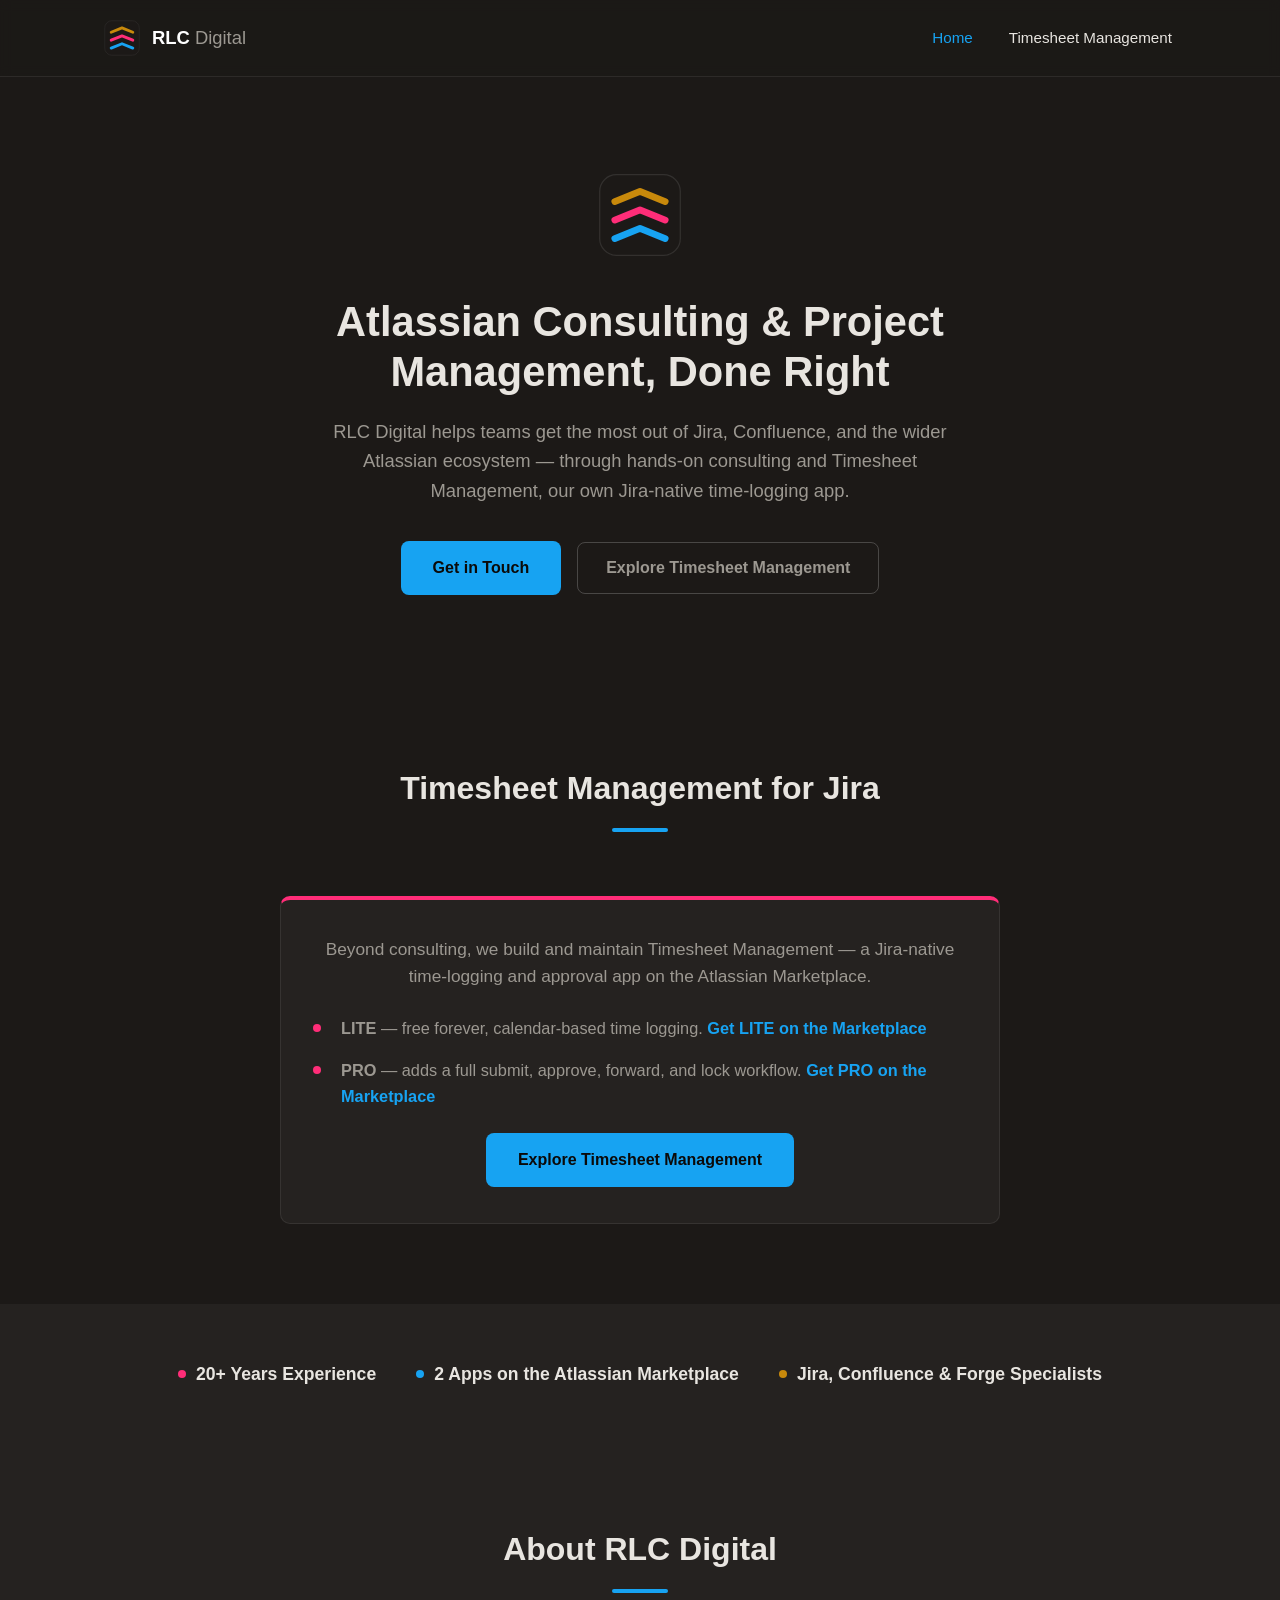
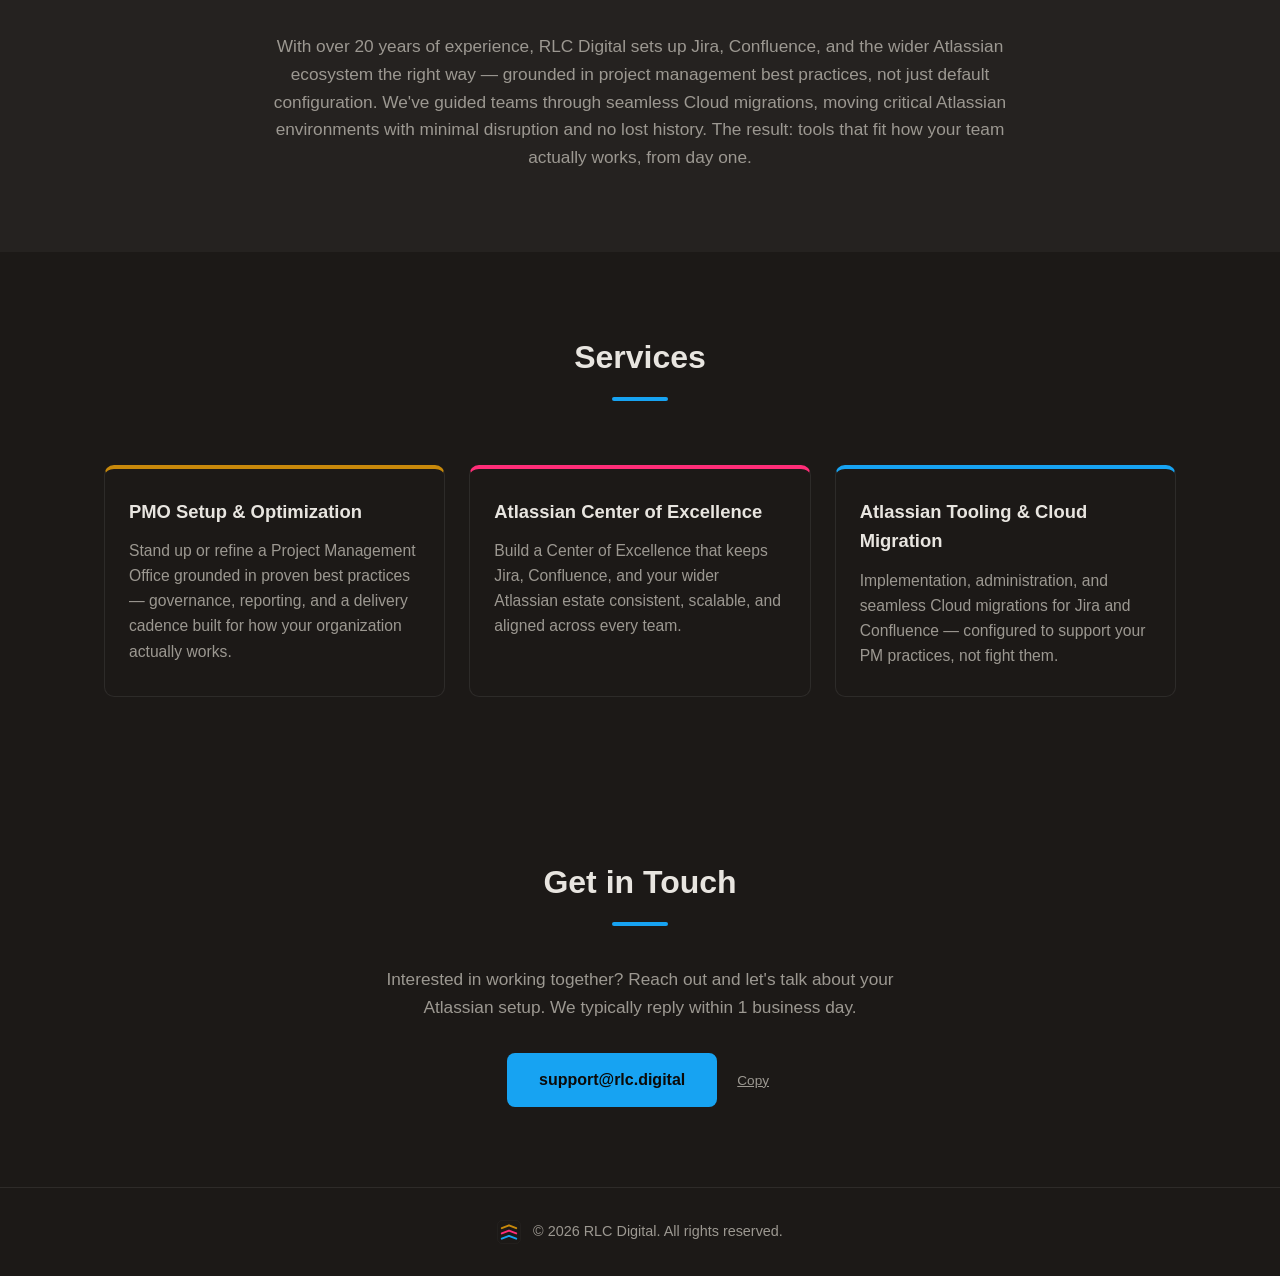
<file: index.html>
<!DOCTYPE html>
<html lang="en">
<head>
<meta charset="UTF-8">
<meta name="viewport" content="width=device-width, initial-scale=1.0">
<title>RLC Digital — Atlassian Consulting &amp; Project Management</title>
<meta name="description" content="RLC Digital is a consultancy specializing in Jira, Confluence, and Atlassian Forge app development, backed by 20+ years of project management experience.">
<link rel="canonical" href="https://www.rlc.digital/">
<meta name="robots" content="index, follow">
<meta property="og:type" content="website">
<meta property="og:title" content="RLC Digital — Atlassian Consulting &amp; Project Management">
<meta property="og:description" content="RLC Digital is a consultancy specializing in Jira, Confluence, and Atlassian Forge app development, backed by 20+ years of project management experience.">
<meta property="og:url" content="https://www.rlc.digital/">
<meta property="og:site_name" content="RLC Digital">
<meta property="og:locale" content="en_US">
<meta name="twitter:card" content="summary">
<meta name="twitter:title" content="RLC Digital — Atlassian Consulting &amp; Project Management">
<meta name="twitter:description" content="RLC Digital is a consultancy specializing in Jira, Confluence, and Atlassian Forge app development, backed by 20+ years of project management experience.">
<link rel="icon" type="image/svg+xml" href="/favicon.svg">
<link rel="stylesheet" href="styles.css">
<script type="application/ld+json">
{
  "@context": "https://schema.org",
  "@type": "Organization",
  "name": "RLC Digital",
  "url": "https://www.rlc.digital/",
  "description": "RLC Digital is a consultancy specializing in Jira, Confluence, and Atlassian Forge app development, backed by 20+ years of project management experience."
}
</script>
</head>
<body>

<!-- Reusable icon mark: rounded-square dark tile with three stacked upward chevrons (amber / pink / blue) -->
<svg width="0" height="0" style="position:absolute" aria-hidden="true">
  <defs>
    <symbol id="icon-mark" viewBox="0 0 100 100">
      <rect x="2" y="2" width="96" height="96" rx="20" fill="#1C1917" stroke="rgba(255,255,255,0.1)" stroke-width="1.5"/>
      <path d="M20 34 L50 22 L80 34" fill="none" stroke="#C8890B" stroke-width="8" stroke-linecap="round" stroke-linejoin="round"/>
      <path d="M20 56 L50 44 L80 56" fill="none" stroke="#FF2D78" stroke-width="8" stroke-linecap="round" stroke-linejoin="round"/>
      <path d="M20 78 L50 66 L80 78" fill="none" stroke="#17A3F2" stroke-width="8" stroke-linecap="round" stroke-linejoin="round"/>
    </symbol>
  </defs>
</svg>

<header class="site-header">
  <div class="container">
    <a href="#hero" class="logo-lockup" aria-label="RLC Digital home">
      <svg class="icon-mark" viewBox="0 0 100 100" role="img" aria-label="RLC Digital icon"><use href="#icon-mark"></use></svg>
      <span class="logo-text"><span class="logo-rlc">RLC</span> <span class="logo-digital">Digital</span></span>
    </a>
    <nav class="main-nav" aria-label="Primary">
      <ul>
        <li><a href="/" aria-current="page">Home</a></li>
        <li><a href="/timesheet-management/">Timesheet Management</a></li>
      </ul>
    </nav>
  </div>
</header>

<main>

  <section id="hero" class="hero">
    <div class="container">
      <svg class="icon-mark" viewBox="0 0 100 100" role="img" aria-label="RLC Digital"><use href="#icon-mark"></use></svg>
      <h1>Atlassian Consulting &amp; Project Management, Done Right</h1>
      <p class="subhead">RLC Digital helps teams get the most out of Jira, Confluence, and the wider Atlassian ecosystem — through hands-on consulting and Timesheet Management, our own Jira-native time-logging app.</p>
      <div class="hero-ctas">
        <a href="#contact" class="btn btn-primary">Get in Touch</a>
        <a href="/timesheet-management/" class="btn btn-secondary">Explore Timesheet Management</a>
      </div>
    </div>
  </section>

  <section id="product">
    <div class="container">
      <div class="section-header">
        <h2>Timesheet Management for Jira</h2>
      </div>
      <div class="product-panel">
        <p class="about-body">Beyond consulting, we build and maintain Timesheet Management — a Jira-native time-logging and approval app on the Atlassian Marketplace.</p>
        <ul class="feature-list accent-pink">
          <li><strong>LITE</strong> — free forever, calendar-based time logging. <a href="https://marketplace.atlassian.com/apps/2209155450/timesheet-management-lite" target="_blank" rel="noopener noreferrer">Get LITE on the Marketplace</a></li>
          <li><strong>PRO</strong> — adds a full submit, approve, forward, and lock workflow. <a href="https://marketplace.atlassian.com/apps/1225575046" target="_blank" rel="noopener noreferrer">Get PRO on the Marketplace</a></li>
        </ul>
        <div class="lite-cta">
          <a href="/timesheet-management/" class="btn btn-primary">Explore Timesheet Management</a>
        </div>
      </div>
    </div>
  </section>

  <section class="credibility section-alt">
    <div class="container">
      <div class="stat">20+ Years Experience</div>
      <div class="stat">2 Apps on the Atlassian Marketplace</div>
      <div class="stat">Jira, Confluence &amp; Forge Specialists</div>
    </div>
  </section>

  <section id="about" class="section-alt">
    <div class="container">
      <div class="section-header">
        <h2>About RLC Digital</h2>
      </div>
      <p class="about-body">With over 20 years of experience, RLC Digital sets up Jira, Confluence, and the wider Atlassian ecosystem the right way — grounded in project management best practices, not just default configuration. We've guided teams through seamless Cloud migrations, moving critical Atlassian environments with minimal disruption and no lost history. The result: tools that fit how your team actually works, from day one.</p>
    </div>
  </section>

  <section id="services">
    <div class="container">
      <div class="section-header">
        <h2>Services</h2>
      </div>
      <div class="services-grid">
        <article class="service-card accent-amber">
          <h3>PMO Setup &amp; Optimization</h3>
          <p>Stand up or refine a Project Management Office grounded in proven best practices — governance, reporting, and a delivery cadence built for how your organization actually works.</p>
        </article>
        <article class="service-card accent-pink">
          <h3>Atlassian Center of Excellence</h3>
          <p>Build a Center of Excellence that keeps Jira, Confluence, and your wider Atlassian estate consistent, scalable, and aligned across every team.</p>
        </article>
        <article class="service-card accent-blue">
          <h3>Atlassian Tooling &amp; Cloud Migration</h3>
          <p>Implementation, administration, and seamless Cloud migrations for Jira and Confluence — configured to support your PM practices, not fight them.</p>
        </article>
      </div>
    </div>
  </section>

  <section id="contact">
    <div class="container">
      <div class="section-header">
        <h2>Get in Touch</h2>
      </div>
      <p class="contact-body">Interested in working together? Reach out and let's talk about your Atlassian setup. We typically reply within 1 business day.</p>
      <div class="contact-cta">
        <a href="mailto:support@rlc.digital" class="btn btn-contact">support@rlc.digital</a>
        <button type="button" class="copy-email-inline" id="copy-email" data-email="support@rlc.digital" aria-label="Copy email address">Copy</button>
      </div>
    </div>
  </section>

</main>

<footer class="site-footer">
  <div class="container">
    <svg class="icon-mark" viewBox="0 0 100 100" role="img" aria-label="RLC Digital icon"><use href="#icon-mark"></use></svg>
    <span>&copy; 2026 RLC Digital. All rights reserved.</span>
  </div>
</footer>

<script>
  (function () {
    var btn = document.getElementById('copy-email');
    if (!btn) return;
    var defaultLabel = btn.textContent;
    btn.addEventListener('click', function () {
      var email = btn.getAttribute('data-email');
      if (!navigator.clipboard) {
        btn.textContent = email;
        return;
      }
      navigator.clipboard.writeText(email).then(function () {
        btn.textContent = 'Copied!';
        setTimeout(function () { btn.textContent = defaultLabel; }, 2000);
      }, function () {
        btn.textContent = email;
      });
    });
  })();
</script>

</body>
</html>
</file>
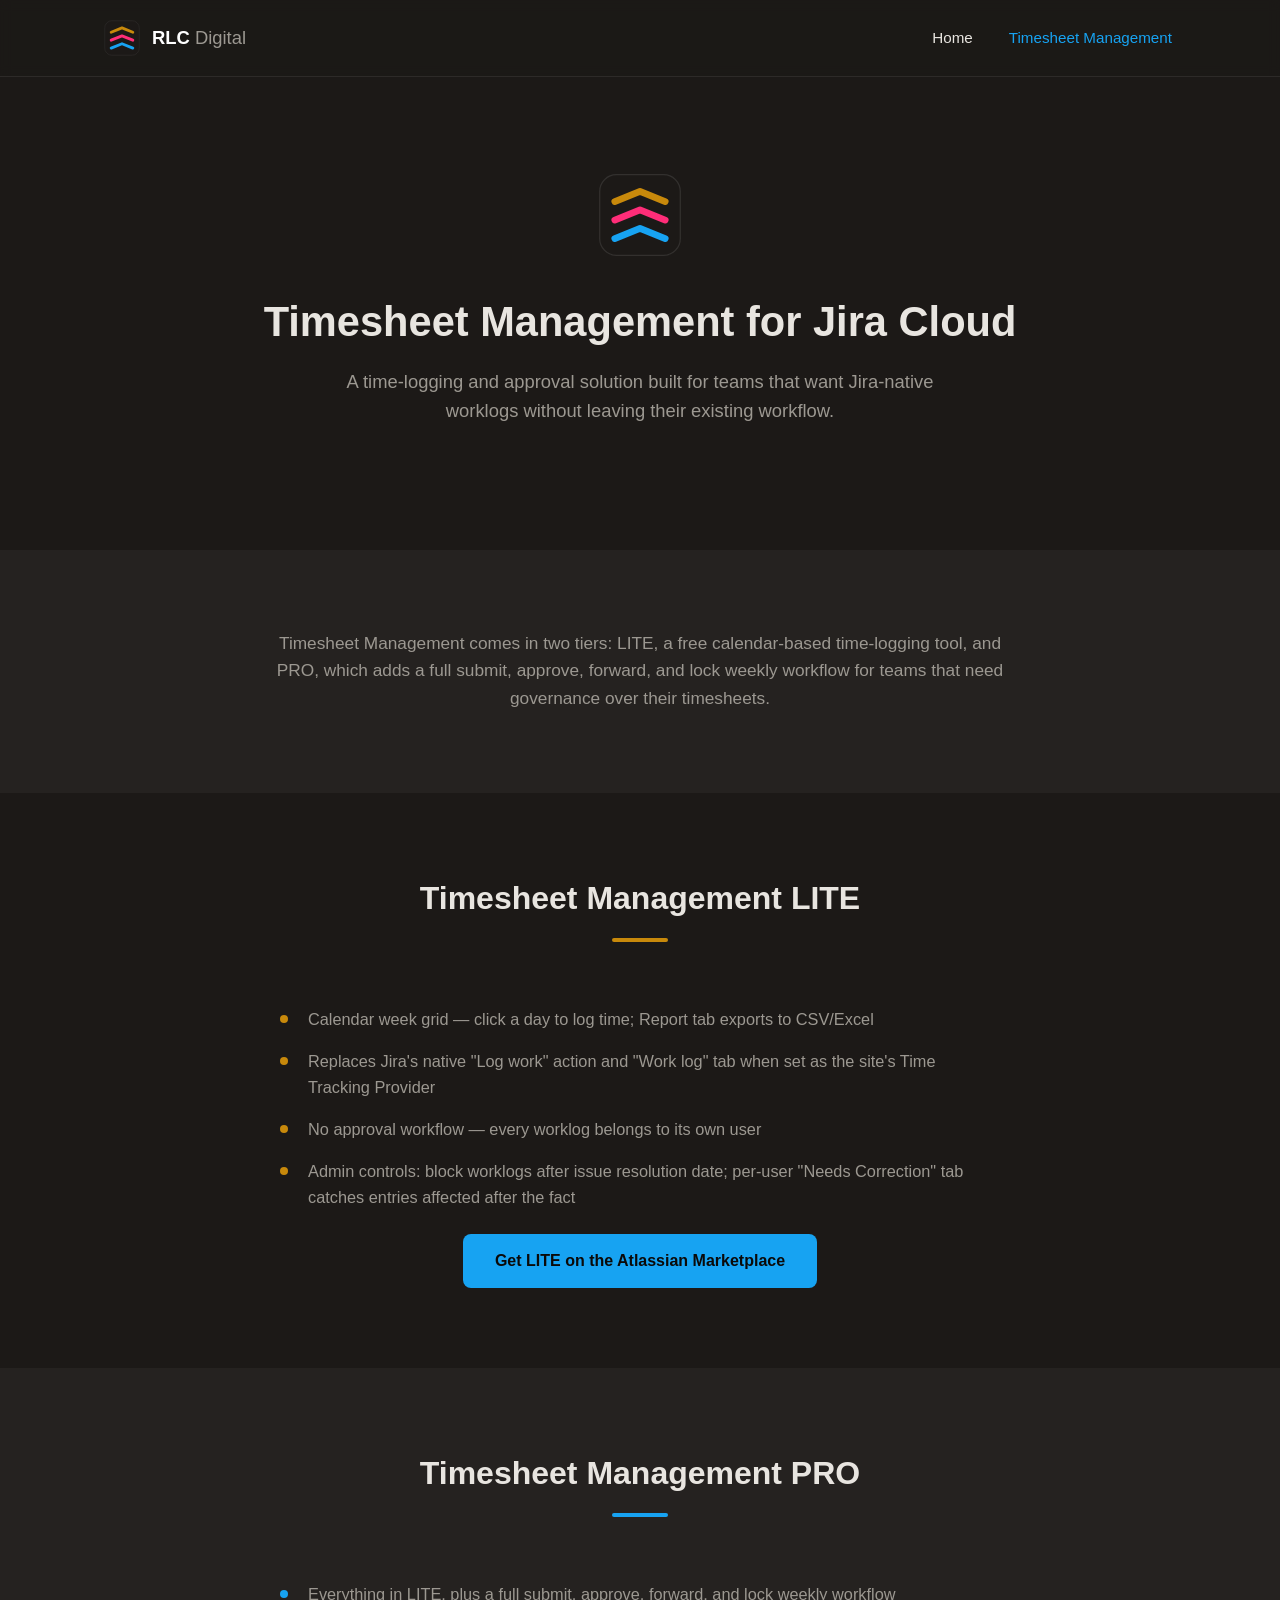
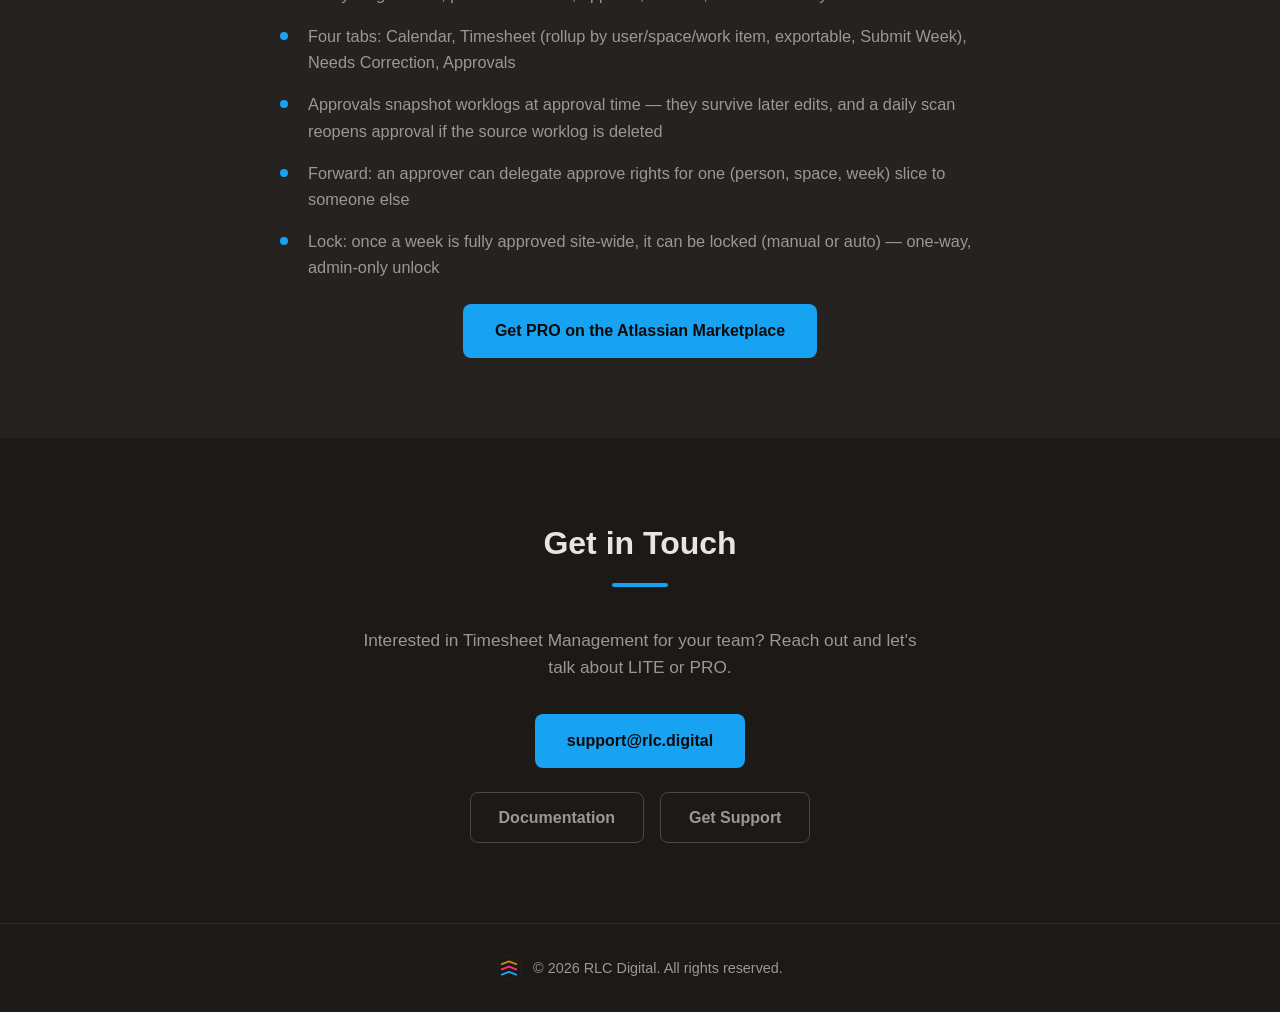
<file: timesheet-management/index.html>
<!DOCTYPE html>
<html lang="en">
<head>
<meta charset="UTF-8">
<meta name="viewport" content="width=device-width, initial-scale=1.0">
<title>Timesheet Management for Jira Cloud — RLC Digital</title>
<meta name="description" content="Timesheet Management is a Jira-native time-logging and approval app from RLC Digital. LITE offers free calendar-based time logging; PRO adds a full submit, approve, forward, and lock weekly workflow.">
<link rel="canonical" href="https://www.rlc.digital/timesheet-management/">
<meta name="robots" content="index, follow">
<meta property="og:type" content="website">
<meta property="og:title" content="Timesheet Management for Jira Cloud — RLC Digital">
<meta property="og:description" content="Timesheet Management is a Jira-native time-logging and approval app from RLC Digital. LITE offers free calendar-based time logging; PRO adds a full submit, approve, forward, and lock weekly workflow.">
<meta property="og:url" content="https://www.rlc.digital/timesheet-management/">
<meta property="og:site_name" content="RLC Digital">
<meta property="og:locale" content="en_US">
<meta name="twitter:card" content="summary">
<meta name="twitter:title" content="Timesheet Management for Jira Cloud — RLC Digital">
<meta name="twitter:description" content="Timesheet Management is a Jira-native time-logging and approval app from RLC Digital. LITE offers free calendar-based time logging; PRO adds a full submit, approve, forward, and lock weekly workflow.">
<link rel="icon" type="image/svg+xml" href="/favicon.svg">
<link rel="stylesheet" href="/styles.css">
<script type="application/ld+json">
{
  "@context": "https://schema.org",
  "@type": "SoftwareApplication",
  "name": "Timesheet Management for Jira Cloud",
  "description": "Timesheet Management is a Jira-native time-logging and approval app from RLC Digital. LITE offers free calendar-based time logging; PRO adds a full submit, approve, forward, and lock weekly workflow.",
  "url": "https://www.rlc.digital/timesheet-management/",
  "applicationCategory": "BusinessApplication",
  "operatingSystem": "Web",
  "offers": [
    {
      "@type": "Offer",
      "name": "Timesheet Management LITE",
      "price": "0",
      "priceCurrency": "USD"
    },
    {
      "@type": "Offer",
      "name": "Timesheet Management PRO",
      "description": "Contact RLC Digital for PRO pricing."
    }
  ]
}
</script>
</head>
<body>

<!-- Reusable icon mark: rounded-square dark tile with three stacked upward chevrons (amber / pink / blue) -->
<svg width="0" height="0" style="position:absolute" aria-hidden="true">
  <defs>
    <symbol id="icon-mark" viewBox="0 0 100 100">
      <rect x="2" y="2" width="96" height="96" rx="20" fill="#1C1917" stroke="rgba(255,255,255,0.1)" stroke-width="1.5"/>
      <path d="M20 34 L50 22 L80 34" fill="none" stroke="#C8890B" stroke-width="8" stroke-linecap="round" stroke-linejoin="round"/>
      <path d="M20 56 L50 44 L80 56" fill="none" stroke="#FF2D78" stroke-width="8" stroke-linecap="round" stroke-linejoin="round"/>
      <path d="M20 78 L50 66 L80 78" fill="none" stroke="#17A3F2" stroke-width="8" stroke-linecap="round" stroke-linejoin="round"/>
    </symbol>
  </defs>
</svg>

<header class="site-header">
  <div class="container">
    <a href="/" class="logo-lockup" aria-label="RLC Digital home">
      <svg class="icon-mark" viewBox="0 0 100 100" role="img" aria-label="RLC Digital icon"><use href="#icon-mark"></use></svg>
      <span class="logo-text"><span class="logo-rlc">RLC</span> <span class="logo-digital">Digital</span></span>
    </a>
    <nav class="main-nav" aria-label="Primary">
      <ul>
        <li><a href="/">Home</a></li>
        <li><a href="/timesheet-management/" aria-current="page">Timesheet Management</a></li>
      </ul>
    </nav>
  </div>
</header>

<main>

  <section id="hero" class="hero">
    <div class="container">
      <svg class="icon-mark" viewBox="0 0 100 100" role="img" aria-label="RLC Digital"><use href="#icon-mark"></use></svg>
      <h1>Timesheet Management for Jira Cloud</h1>
      <p class="subhead">A time-logging and approval solution built for teams that want Jira-native worklogs without leaving their existing workflow.</p>
    </div>
  </section>

  <section id="intro" class="section-alt">
    <div class="container">
      <p class="about-body">Timesheet Management comes in two tiers: LITE, a free calendar-based time-logging tool, and PRO, which adds a full submit, approve, forward, and lock weekly workflow for teams that need governance over their timesheets.</p>
    </div>
  </section>

  <section id="lite">
    <div class="container">
      <div class="section-header accent-amber">
        <h2>Timesheet Management LITE</h2>
      </div>
      <ul class="feature-list accent-amber">
        <li>Calendar week grid — click a day to log time; Report tab exports to CSV/Excel</li>
        <li>Replaces Jira's native "Log work" action and "Work log" tab when set as the site's Time Tracking Provider</li>
        <li>No approval workflow — every worklog belongs to its own user</li>
        <li>Admin controls: block worklogs after issue resolution date; per-user "Needs Correction" tab catches entries affected after the fact</li>
      </ul>
      <div class="lite-cta">
        <a href="https://marketplace.atlassian.com/apps/2209155450/timesheet-management-lite" class="btn btn-primary" target="_blank" rel="noopener noreferrer">Get LITE on the Atlassian Marketplace</a>
      </div>
    </div>
  </section>

  <section id="pro" class="section-alt">
    <div class="container">
      <div class="section-header accent-blue">
        <h2>Timesheet Management PRO</h2>
      </div>
      <ul class="feature-list accent-blue">
        <li>Everything in LITE, plus a full submit, approve, forward, and lock weekly workflow</li>
        <li>Four tabs: Calendar, Timesheet (rollup by user/space/work item, exportable, Submit Week), Needs Correction, Approvals</li>
        <li>Approvals snapshot worklogs at approval time — they survive later edits, and a daily scan reopens approval if the source worklog is deleted</li>
        <li>Forward: an approver can delegate approve rights for one (person, space, week) slice to someone else</li>
        <li>Lock: once a week is fully approved site-wide, it can be locked (manual or auto) — one-way, admin-only unlock</li>
      </ul>
      <div class="lite-cta">
        <a href="https://marketplace.atlassian.com/apps/1225575046" class="btn btn-primary" target="_blank" rel="noopener noreferrer">Get PRO on the Atlassian Marketplace</a>
      </div>
    </div>
  </section>

  <section id="cta">
    <div class="container">
      <div class="section-header">
        <h2>Get in Touch</h2>
      </div>
      <p class="contact-body">Interested in Timesheet Management for your team? Reach out and let's talk about LITE or PRO.</p>
      <a href="mailto:support@rlc.digital" class="btn btn-contact">support@rlc.digital</a>
      <div class="resources-row">
        <a href="https://rlcdigital.atlassian.net/wiki/spaces/TIME/overview" class="btn btn-secondary" target="_blank" rel="noopener noreferrer">Documentation</a>
        <a href="https://rlcdigital.atlassian.net/helpcenter/time-management/contact-us/" class="btn btn-secondary" target="_blank" rel="noopener noreferrer">Get Support</a>
      </div>
    </div>
  </section>

</main>

<footer class="site-footer">
  <div class="container">
    <svg class="icon-mark" viewBox="0 0 100 100" role="img" aria-label="RLC Digital icon"><use href="#icon-mark"></use></svg>
    <span>&copy; 2026 RLC Digital. All rights reserved.</span>
  </div>
</footer>

</body>
</html>
</file>
<file: styles.css>
/* RLC Digital — marketing site styles */

:root {
  --bg: #1C1917;
  --bg-alt: #252220;
  --amber: #C8890B;
  --pink: #FF2D78;
  --blue: #17A3F2;
  --text: #E8E5E0;
  --text-muted: #9C9891;
  --max-width: 1120px;
}

* {
  box-sizing: border-box;
}

html {
  scroll-behavior: smooth;
}

body {
  margin: 0;
  background: var(--bg);
  color: var(--text);
  font-family: -apple-system, BlinkMacSystemFont, "Segoe UI", Roboto, sans-serif;
  line-height: 1.6;
  -webkit-font-smoothing: antialiased;
}

img, svg {
  max-width: 100%;
}

a {
  color: inherit;
}

a:focus-visible,
button:focus-visible {
  outline: 2px solid var(--blue);
  outline-offset: 3px;
  border-radius: 4px;
}

.container {
  width: 100%;
  max-width: var(--max-width);
  margin: 0 auto;
  padding: 0 24px;
}

/* Header */

.site-header {
  position: sticky;
  top: 0;
  z-index: 100;
  background: rgba(28, 25, 23, 0.92);
  backdrop-filter: blur(6px);
  border-bottom: 1px solid rgba(255, 255, 255, 0.08);
}

.site-header .container {
  display: flex;
  align-items: center;
  justify-content: space-between;
  padding-top: 14px;
  padding-bottom: 14px;
}

.logo-lockup {
  display: flex;
  align-items: center;
  gap: 12px;
  text-decoration: none;
}

.logo-lockup .icon-mark {
  width: 36px;
  height: 36px;
  flex-shrink: 0;
}

.logo-text {
  font-size: 1.15rem;
  white-space: nowrap;
}

.logo-text .logo-rlc {
  font-weight: 700;
  color: #ffffff;
}

.logo-text .logo-digital {
  font-weight: 400;
  color: var(--text-muted);
}

.main-nav ul {
  list-style: none;
  display: flex;
  gap: 28px;
  margin: 0;
  padding: 0;
}

.main-nav a {
  display: inline-block;
  text-decoration: none;
  color: var(--text);
  font-weight: 500;
  font-size: 0.95rem;
  padding: 12px 4px;
  transition: color 0.15s ease;
}

.main-nav a:hover {
  color: var(--blue);
}

.main-nav a[aria-current="page"] {
  color: var(--blue);
}

/* Hero */

.hero {
  padding: 96px 0 88px;
  text-align: center;
}

.hero .icon-mark {
  width: 84px;
  height: 84px;
  margin: 0 auto 32px;
}

.hero h1 {
  font-size: 2.6rem;
  line-height: 1.2;
  margin: 0 auto 20px;
  max-width: 780px;
}

.hero .subhead {
  font-size: 1.15rem;
  color: var(--text-muted);
  max-width: 620px;
  margin: 0 auto 36px;
}

.hero-ctas {
  display: flex;
  justify-content: center;
  align-items: center;
  gap: 16px;
  flex-wrap: wrap;
}

.btn {
  display: inline-block;
  text-decoration: none;
  font-weight: 600;
  font-size: 1rem;
  padding: 14px 32px;
  border-radius: 8px;
  transition: transform 0.15s ease, box-shadow 0.15s ease;
}

.btn-primary {
  background: var(--blue);
  color: #0B0A09;
}

.btn-primary:hover {
  transform: translateY(-2px);
  box-shadow: 0 8px 20px rgba(23, 163, 242, 0.3);
}

/* Sections */

section {
  padding: 80px 0;
}

.section-alt {
  background: var(--bg-alt);
}

h2 {
  font-size: 2rem;
  margin: 0 0 16px;
  position: relative;
  display: inline-block;
}

h2::after {
  content: "";
  display: block;
  width: 56px;
  height: 4px;
  border-radius: 2px;
  background: var(--blue);
  margin-top: 14px;
}

.section-header {
  text-align: center;
  margin-bottom: 48px;
}

.section-header h2::after {
  margin-left: auto;
  margin-right: auto;
}

.section-header.accent-amber h2::after {
  background: var(--amber);
}

.section-header.accent-blue h2::after {
  background: var(--blue);
}

/* About */

.about-body {
  max-width: 760px;
  margin: 0 auto;
  text-align: center;
  color: var(--text-muted);
  font-size: 1.08rem;
}

#about .section-header {
  margin-bottom: 24px;
}

/* Services */

.services-grid {
  display: grid;
  grid-template-columns: repeat(3, 1fr);
  gap: 24px;
}

.service-card {
  background: var(--bg);
  border: 1px solid rgba(255, 255, 255, 0.08);
  border-top: 4px solid var(--amber);
  border-radius: 10px;
  padding: 28px 24px;
  transition: transform 0.15s ease, border-color 0.15s ease;
}

.service-card:hover {
  transform: translateY(-4px);
}

.service-card.accent-amber {
  border-top-color: var(--amber);
}

.service-card.accent-pink {
  border-top-color: var(--pink);
}

.service-card.accent-blue {
  border-top-color: var(--blue);
}

.service-card h3 {
  margin: 0 0 12px;
  font-size: 1.15rem;
}

.service-card p {
  margin: 0;
  color: var(--text-muted);
  font-size: 0.98rem;
}

/* Feature list (Timesheet Management LITE/PRO) */

.feature-list {
  list-style: none;
  margin: 0 auto;
  padding: 0;
  max-width: 720px;
  display: flex;
  flex-direction: column;
  gap: 16px;
}

.feature-list li {
  position: relative;
  padding-left: 28px;
  color: var(--text-muted);
  font-size: 1.02rem;
}

.feature-list li::before {
  content: "";
  position: absolute;
  left: 0;
  top: 0.55em;
  width: 8px;
  height: 8px;
  border-radius: 50%;
  background: var(--text-muted);
}

.feature-list.accent-amber li::before {
  background: var(--amber);
}

.feature-list.accent-blue li::before {
  background: var(--blue);
}

.feature-list.accent-pink li::before {
  background: var(--pink);
}

.feature-list li a {
  color: var(--blue);
  font-weight: 600;
  text-decoration: none;
}

.feature-list li a:hover {
  text-decoration: underline;
}

/* Product panel */

.product-panel {
  max-width: 720px;
  margin: 0 auto;
  background: var(--bg-alt);
  border: 1px solid rgba(255, 255, 255, 0.08);
  border-top: 4px solid var(--pink);
  border-radius: 10px;
  padding: 36px 32px;
  text-align: center;
}

.product-panel .feature-list {
  text-align: left;
  margin: 24px auto 0;
  max-width: 100%;
}

/* Credibility strip */

.credibility {
  padding: 56px 0;
}

.credibility .container {
  display: flex;
  flex-wrap: wrap;
  justify-content: center;
  gap: 40px;
  text-align: center;
}

.credibility .stat {
  display: flex;
  align-items: center;
  gap: 10px;
  font-size: 1.1rem;
  font-weight: 600;
  color: var(--text);
}

.credibility .stat::before {
  content: "";
  width: 8px;
  height: 8px;
  border-radius: 50%;
  background: var(--pink);
  flex-shrink: 0;
}

.credibility .stat:nth-child(2)::before {
  background: var(--blue);
}

.credibility .stat:nth-child(3)::before {
  background: var(--amber);
}

/* Contact */

#contact,
#cta {
  text-align: center;
}

.contact-body {
  max-width: 560px;
  margin: 0 auto 32px;
  color: var(--text-muted);
  font-size: 1.08rem;
}

#contact .section-header,
#cta .section-header {
  margin-bottom: 24px;
}

.btn-contact {
  background: var(--blue);
  color: #0B0A09;
}

.btn-contact:hover {
  transform: translateY(-2px);
  box-shadow: 0 8px 20px rgba(23, 163, 242, 0.3);
}

.contact-cta {
  display: flex;
  align-items: center;
  justify-content: center;
  gap: 16px;
  flex-wrap: wrap;
}

.copy-email-inline {
  background: none;
  border: none;
  color: var(--text-muted);
  font-family: inherit;
  font-size: 0.85rem;
  font-weight: 500;
  text-decoration: underline;
  cursor: pointer;
  padding: 4px;
}

.copy-email-inline:hover {
  color: var(--blue);
}

/* Resources row (secondary buttons) */

.resources-row {
  display: flex;
  flex-wrap: wrap;
  justify-content: center;
  gap: 16px;
  margin-top: 24px;
}

.lite-cta {
  text-align: center;
  margin-top: 24px;
}

.btn-secondary {
  background: transparent;
  color: var(--text-muted);
  border: 1px solid rgba(255, 255, 255, 0.2);
  padding: 12px 28px;
}

.btn-secondary:hover {
  transform: translateY(-2px);
  color: var(--blue);
  border-color: var(--blue);
}

/* Footer */

.site-footer {
  padding: 32px 0;
  border-top: 1px solid rgba(255, 255, 255, 0.08);
}

.site-footer .container {
  display: flex;
  align-items: center;
  justify-content: center;
  gap: 12px;
  color: var(--text-muted);
  font-size: 0.9rem;
}

.site-footer .icon-mark {
  width: 24px;
  height: 24px;
  flex-shrink: 0;
}

/* Responsive */

@media (max-width: 768px) {
  .site-header .container {
    flex-direction: column;
    gap: 12px;
    padding-top: 12px;
    padding-bottom: 12px;
  }

  .main-nav ul {
    gap: 18px;
    flex-wrap: wrap;
    justify-content: center;
  }

  .hero {
    padding: 64px 0 56px;
  }

  .hero h1 {
    font-size: 1.9rem;
  }

  .hero .subhead {
    font-size: 1.02rem;
  }

  section {
    padding: 56px 0;
  }

  h2 {
    font-size: 1.6rem;
  }

  .credibility .container {
    gap: 20px;
  }

  .services-grid {
    grid-template-columns: 1fr;
  }
}

@media (max-width: 420px) {
  .main-nav ul {
    gap: 14px;
    font-size: 0.9rem;
  }

  .logo-text {
    font-size: 1rem;
  }
}
</file>
